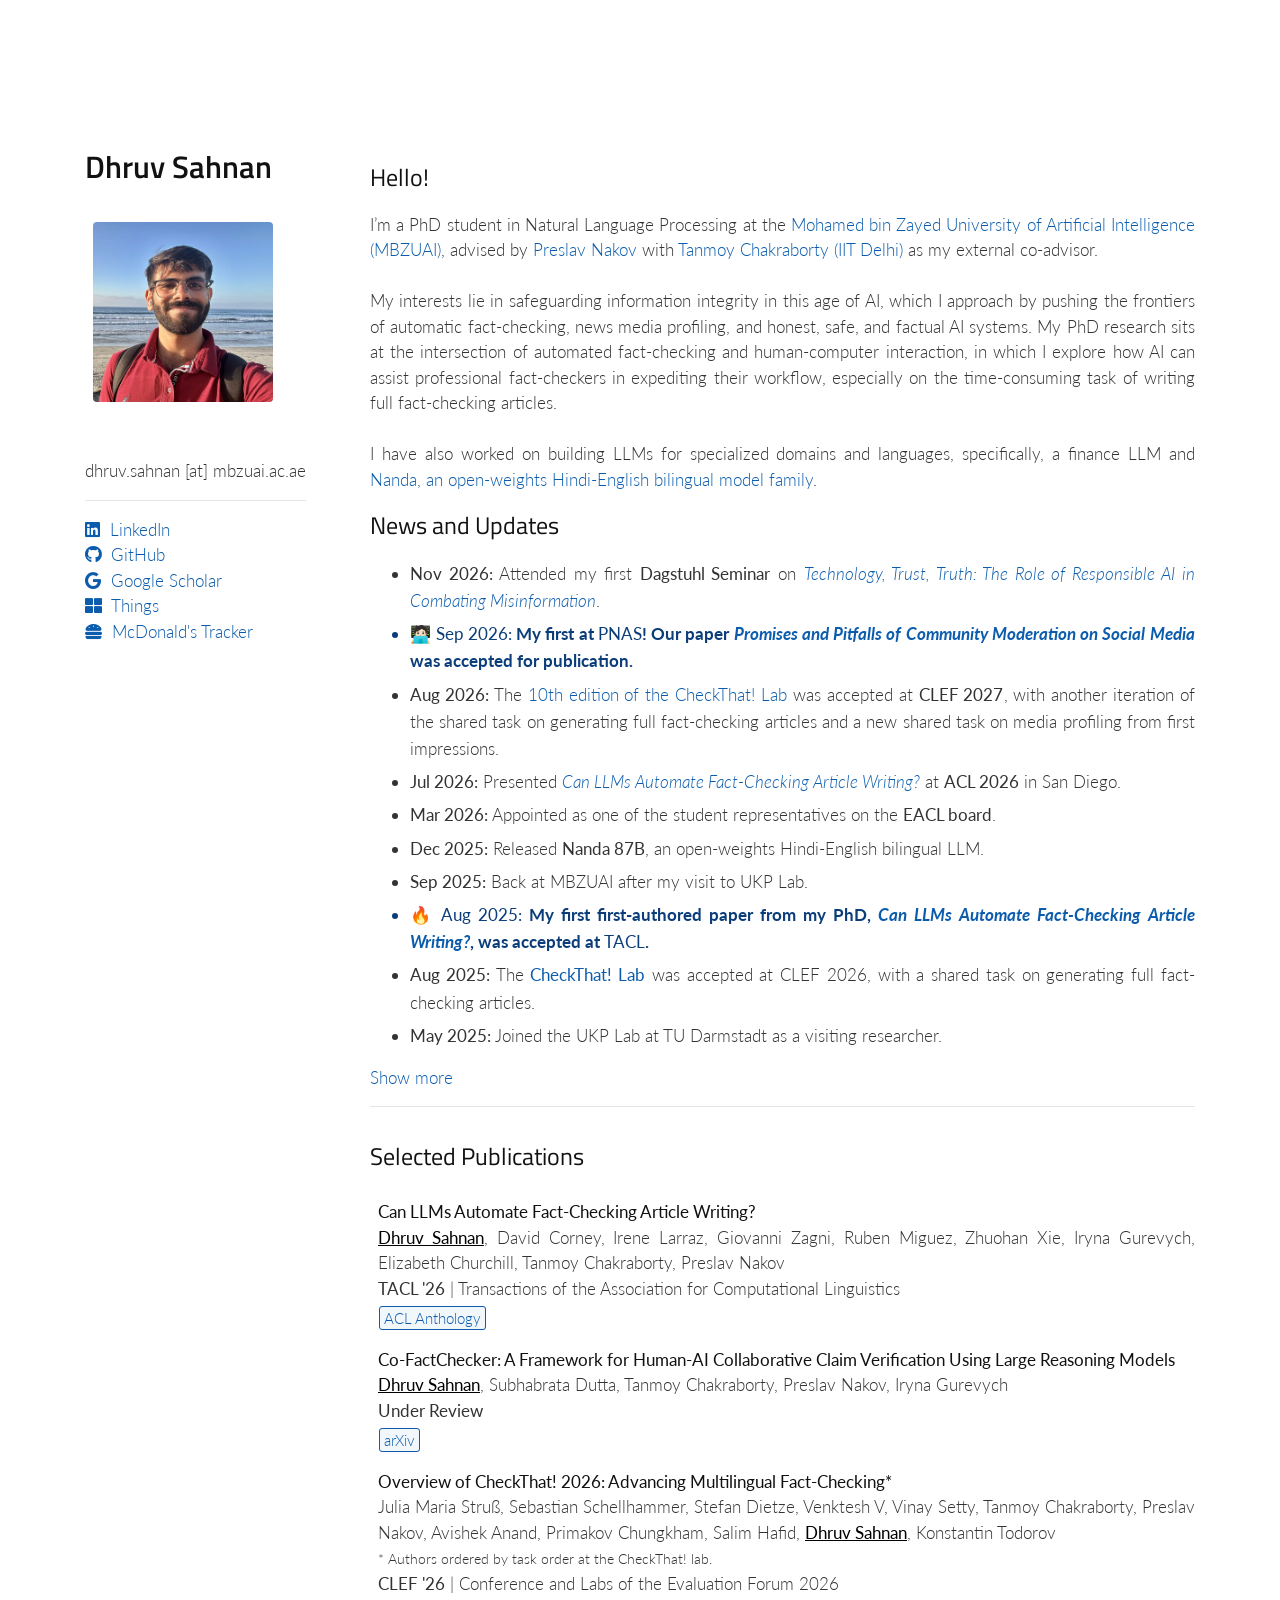
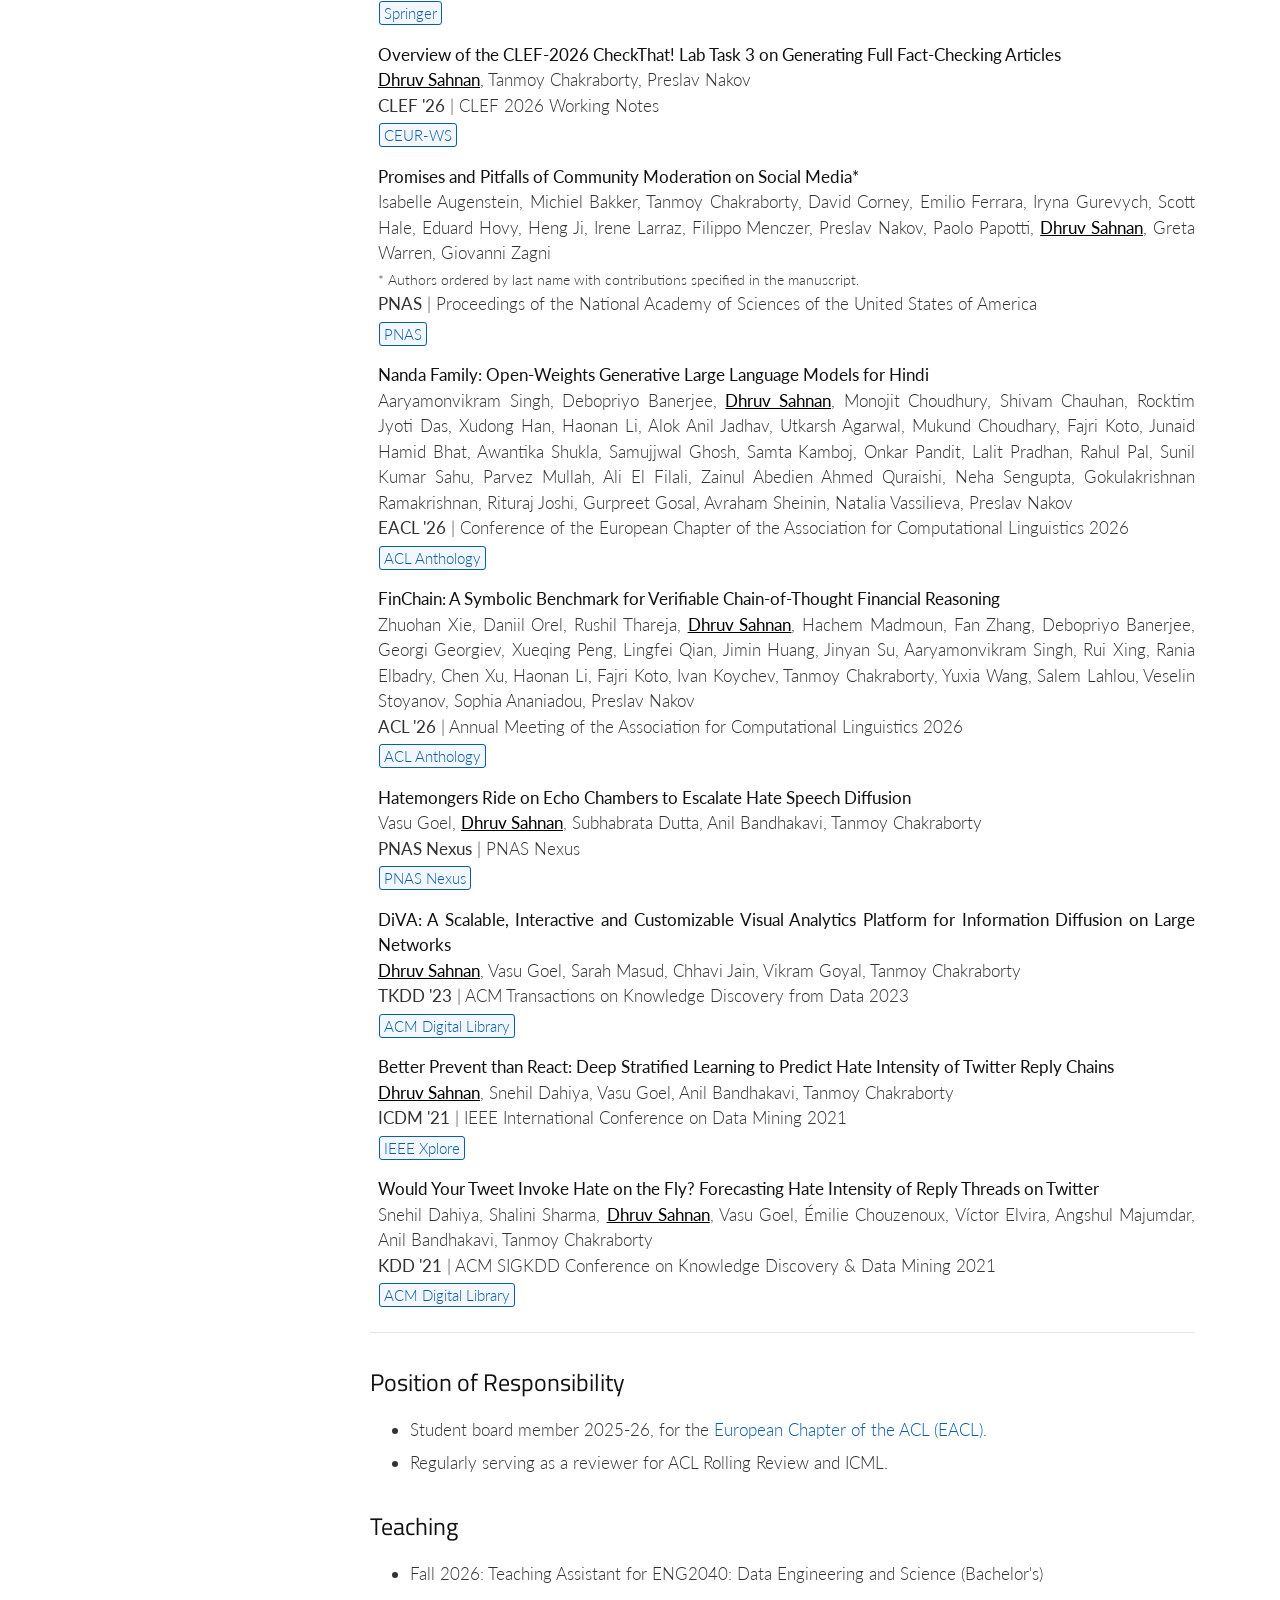
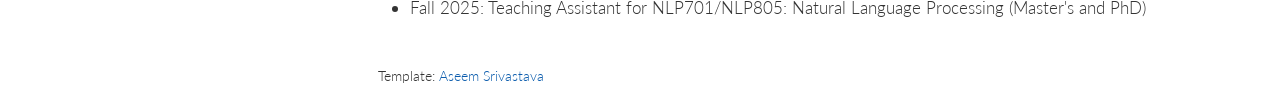
<file: index.html>
<!doctype html>
<html lang="en">
  <head>
    <meta charset="utf-8">
    <meta name="viewport" content="width=device-width, initial-scale=1, shrink-to-fit=no">

    <!-- Social-preview tags are read by crawlers WITHOUT running JavaScript,
         so edit them here by hand (title, description, image, url).
         The browser tab title is updated automatically from data/site.json. -->
    <title>Dhruv Sahnan</title>
    <meta name="title" content="Dhruv Sahnan">
    <meta name="description" content="Building AI for Information Integrity">
    <meta name="theme-color" content="#222222">

    <meta property="og:type" content="website">
    <meta property="og:site_name" content="Dhruv Sahnan">
    <meta property="og:title" content="Dhruv Sahnan">
    <meta property="og:description" content="Building AI for Information Integrity">
    <meta property="og:image" content="images/profile-placeholder.svg">
    <meta property="twitter:card" content="summary">
    <meta property="twitter:title" content="Dhruv Sahnan">
    <meta property="twitter:description" content="Building AI for Information Integrity">

    <link rel="icon" href="images/favicon.png" type="image/png">

    <link rel="preconnect" href="https://fonts.googleapis.com">
    <link rel="preconnect" href="https://fonts.gstatic.com" crossorigin>
    <link rel="preconnect" href="https://stackpath.bootstrapcdn.com" crossorigin>
    <link rel="preconnect" href="https://cdnjs.cloudflare.com" crossorigin>
    <link href="https://fonts.googleapis.com/css2?family=Lato:ital,wght@0,300;0,400;0,700;1,400&family=Titillium+Web:wght@300;400;600;700&display=swap" rel="stylesheet">
    <link rel="preload" href="data/site.json" as="fetch" crossorigin>
    <link rel="preload" href="data/profile.json" as="fetch" crossorigin>
    <link rel="stylesheet" href="https://stackpath.bootstrapcdn.com/bootstrap/4.4.1/css/bootstrap.min.css" integrity="sha384-Vkoo8x4CGsO3+Hhxv8T/Q5PaXtkKtu6ug5TOeNV6gBiFeWPGFN9MuhOf23Q9Ifjh" crossorigin="anonymous">
    <link rel="stylesheet" href="https://cdnjs.cloudflare.com/ajax/libs/font-awesome/5.15.4/css/all.min.css">
    <link rel="stylesheet" href="css/site.css">
  </head>

  <body>
    <div class="container pt-5 allstuffp">
      <div class="row pt-5 allstuff">

        <!-- Sidebar: filled from data/profile.json -->
        <div class="col-md-3 pt-5">
          <div class="fixed-posi" id="sidebar"></div>
        </div>

        <!-- Main column: one block per section, filled from data/*.json
             (order is controlled by "sections" in data/site.json) -->
        <div class="col-md-9 pt-5 about" id="main">
          <noscript>This site needs JavaScript enabled to load its content.</noscript>
        </div>

      </div>
    </div>

    <script src="js/site.js"></script>
  </body>
</html>
</file>
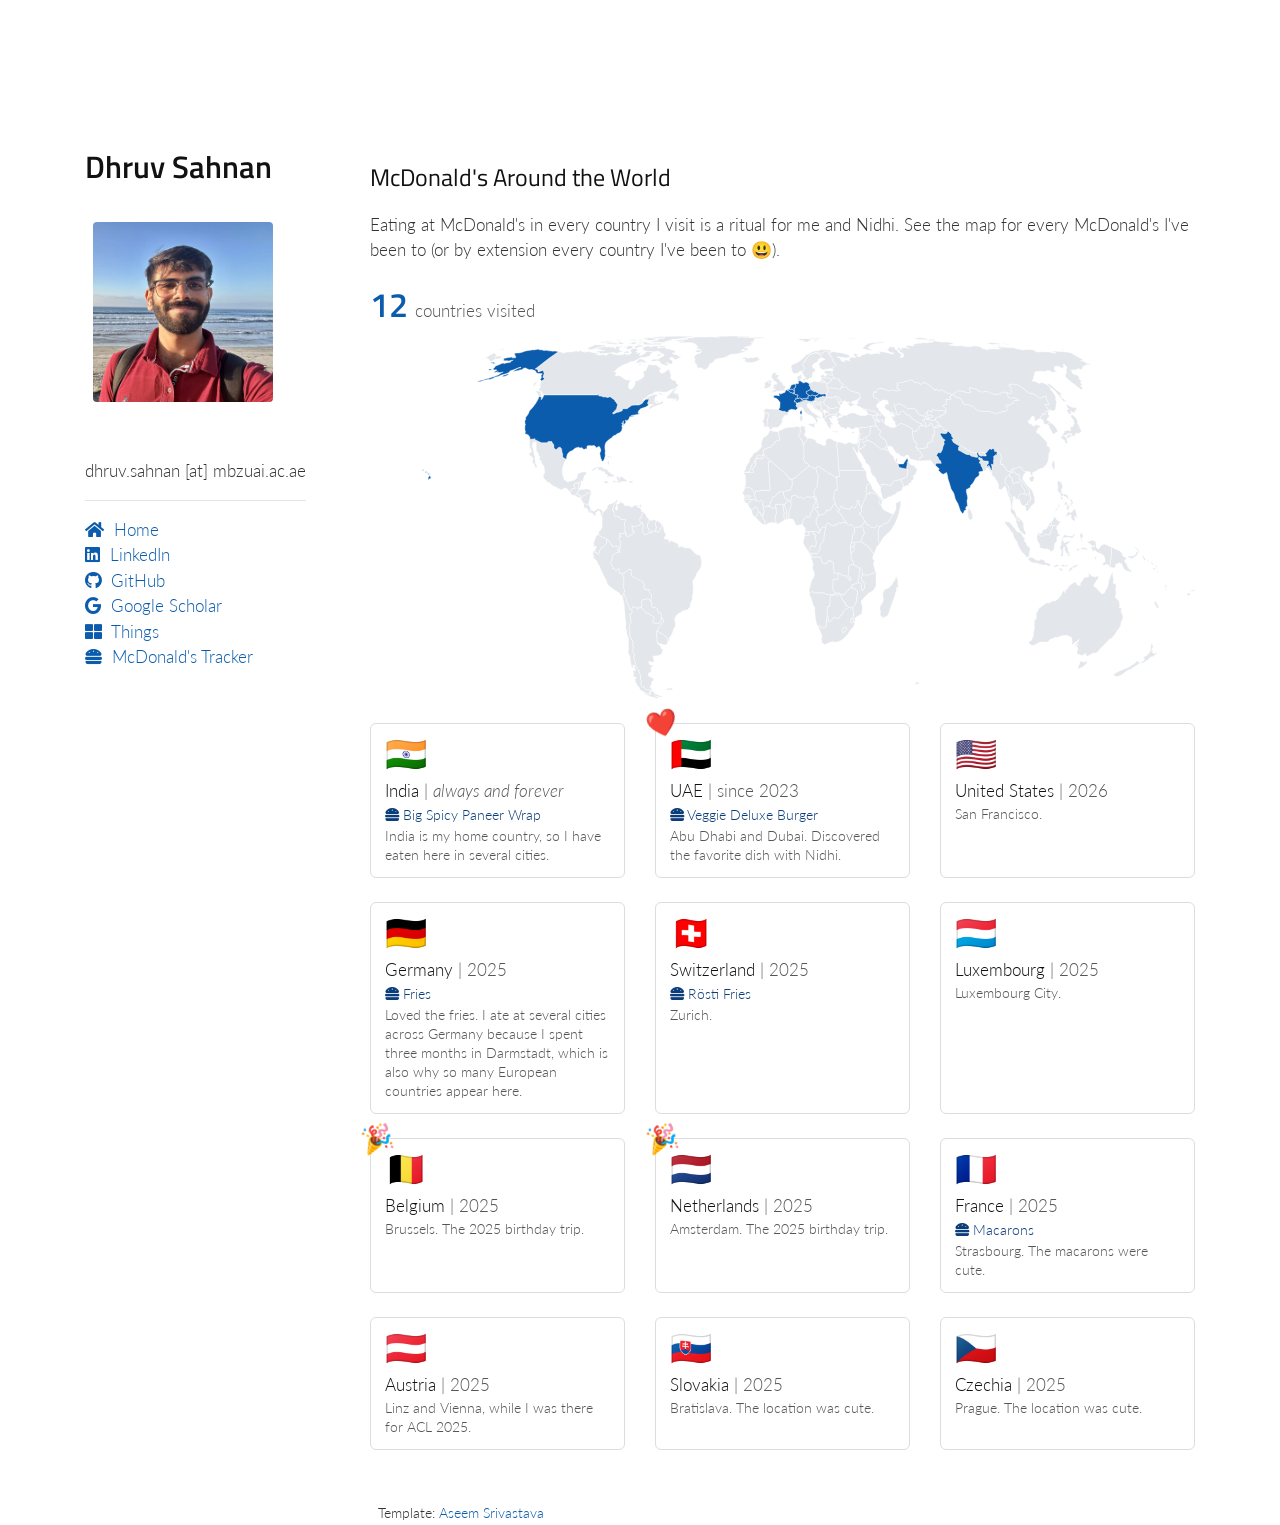
<file: mcdonalds.html>
<!doctype html>
<html lang="en">
  <head>
    <meta charset="utf-8">
    <meta name="viewport" content="width=device-width, initial-scale=1, shrink-to-fit=no">

    <!-- Social-preview tags are read by crawlers WITHOUT running JavaScript,
         so edit them here by hand. The tab title is set automatically from
         data/mcdonalds.json and data/site.json. -->
    <title>McDonald's | Dhruv Sahnan</title>
    <meta name="title" content="McDonald's | Dhruv Sahnan">
    <meta name="description" content="Eating at McDonald's in every country I visit is a ritual for me and Nidhi">
    <meta name="theme-color" content="#222222">

    <meta property="og:type" content="website">
    <meta property="og:site_name" content="Dhruv Sahnan">
    <meta property="og:title" content="McDonald's | Dhruv Sahnan">
    <meta property="og:description" content="Eating at McDonald's in every country I visit is a ritual for me and Nidhi">
    <meta property="og:image" content="images/profile-placeholder.svg">
    <meta property="twitter:card" content="summary">

    <link rel="icon" href="images/favicon.png" type="image/png">

    <link rel="preconnect" href="https://fonts.googleapis.com">
    <link rel="preconnect" href="https://fonts.gstatic.com" crossorigin>
    <link rel="preconnect" href="https://stackpath.bootstrapcdn.com" crossorigin>
    <link rel="preconnect" href="https://cdnjs.cloudflare.com" crossorigin>
    <link href="https://fonts.googleapis.com/css2?family=Lato:ital,wght@0,300;0,400;0,700;1,400&family=Titillium+Web:wght@300;400;600;700&display=swap" rel="stylesheet">
    <link rel="preload" href="data/site.json" as="fetch" crossorigin>
    <link rel="preload" href="data/profile.json" as="fetch" crossorigin>
    <link rel="stylesheet" href="https://stackpath.bootstrapcdn.com/bootstrap/4.4.1/css/bootstrap.min.css" integrity="sha384-Vkoo8x4CGsO3+Hhxv8T/Q5PaXtkKtu6ug5TOeNV6gBiFeWPGFN9MuhOf23Q9Ifjh" crossorigin="anonymous">
    <link rel="stylesheet" href="https://cdnjs.cloudflare.com/ajax/libs/font-awesome/5.15.4/css/all.min.css">
    <link rel="stylesheet" href="css/site.css">
  </head>

  <!-- data-page tells js/site.js to render data/mcdonalds.json instead of the home page sections -->
  <body data-page="mcdonalds">
    <div class="container pt-5 allstuffp">
      <div class="row pt-5 allstuff">

        <!-- Sidebar: filled from data/profile.json (a Home link is added automatically) -->
        <div class="col-md-3 pt-5">
          <div class="fixed-posi" id="sidebar"></div>
        </div>

        <!-- Main column: filled from data/mcdonalds.json -->
        <div class="col-md-9 pt-5 about" id="main">
          <noscript>This site needs JavaScript enabled to load its content.</noscript>
        </div>

      </div>
    </div>

    <script src="js/site.js"></script>
  </body>
</html>
</file>
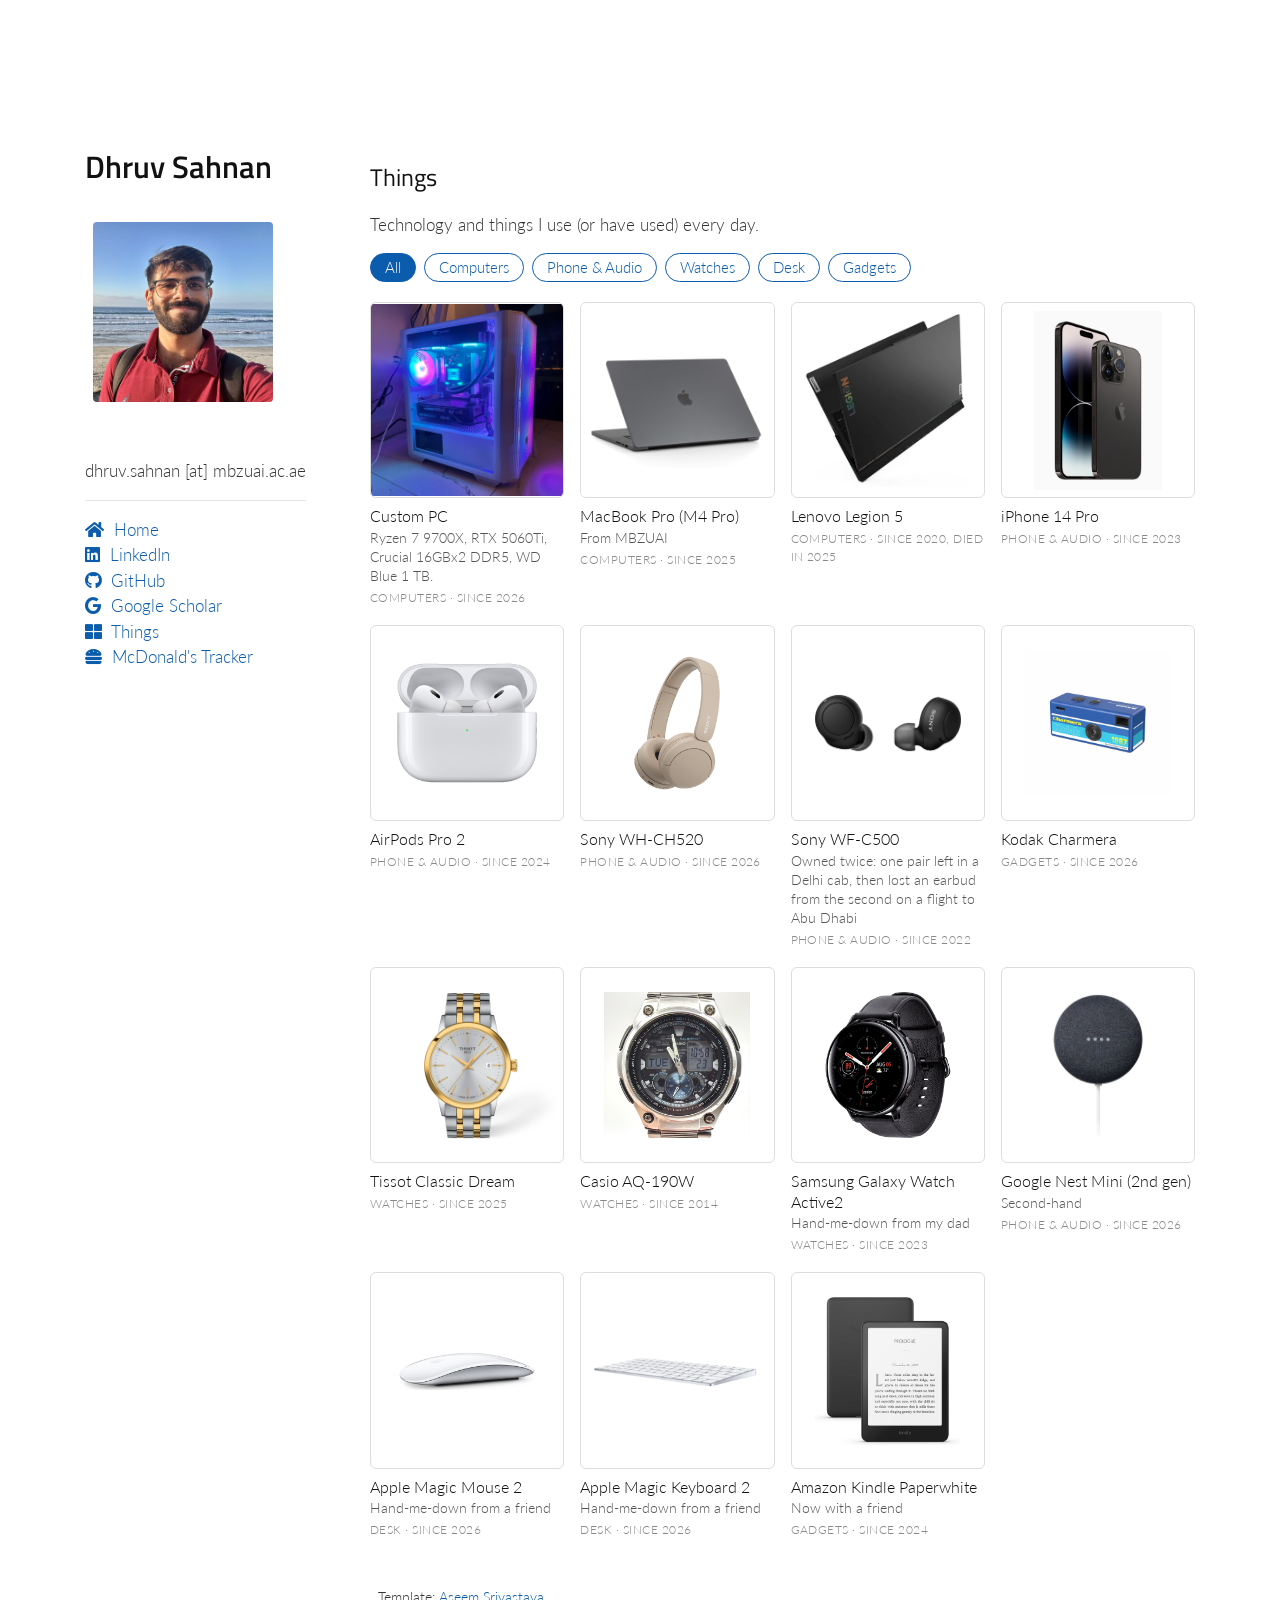
<file: things.html>
<!doctype html>
<html lang="en">
  <head>
    <meta charset="utf-8">
    <meta name="viewport" content="width=device-width, initial-scale=1, shrink-to-fit=no">

    <!-- Social-preview tags are read by crawlers WITHOUT running JavaScript,
         so edit them here by hand. The tab title is set automatically from
         data/things.json and data/site.json. -->
    <title>Things | Dhruv Sahnan</title>
    <meta name="title" content="Things | Dhruv Sahnan">
    <meta name="description" content="Technology and things I use every day">
    <meta name="theme-color" content="#222222">

    <meta property="og:type" content="website">
    <meta property="og:site_name" content="Dhruv Sahnan">
    <meta property="og:title" content="Things | Dhruv Sahnan">
    <meta property="og:description" content="Technology and things I use every day">
    <meta property="og:image" content="images/profile-placeholder.svg">
    <meta property="twitter:card" content="summary">

    <link rel="icon" href="images/favicon.png" type="image/png">

    <link rel="preconnect" href="https://fonts.googleapis.com">
    <link rel="preconnect" href="https://fonts.gstatic.com" crossorigin>
    <link rel="preconnect" href="https://stackpath.bootstrapcdn.com" crossorigin>
    <link rel="preconnect" href="https://cdnjs.cloudflare.com" crossorigin>
    <link href="https://fonts.googleapis.com/css2?family=Lato:ital,wght@0,300;0,400;0,700;1,400&family=Titillium+Web:wght@300;400;600;700&display=swap" rel="stylesheet">
    <link rel="preload" href="data/site.json" as="fetch" crossorigin>
    <link rel="preload" href="data/profile.json" as="fetch" crossorigin>
    <link rel="stylesheet" href="https://stackpath.bootstrapcdn.com/bootstrap/4.4.1/css/bootstrap.min.css" integrity="sha384-Vkoo8x4CGsO3+Hhxv8T/Q5PaXtkKtu6ug5TOeNV6gBiFeWPGFN9MuhOf23Q9Ifjh" crossorigin="anonymous">
    <link rel="stylesheet" href="https://cdnjs.cloudflare.com/ajax/libs/font-awesome/5.15.4/css/all.min.css">
    <link rel="stylesheet" href="css/site.css">
  </head>

  <!-- data-page tells js/site.js to render data/things.json instead of the home page sections -->
  <body data-page="things">
    <div class="container pt-5 allstuffp">
      <div class="row pt-5 allstuff">

        <!-- Sidebar: filled from data/profile.json (a Home link is added automatically) -->
        <div class="col-md-3 pt-5">
          <div class="fixed-posi" id="sidebar"></div>
        </div>

        <!-- Main column: filled from data/things.json -->
        <div class="col-md-9 pt-5 about" id="main">
          <noscript>This site needs JavaScript enabled to load its content.</noscript>
        </div>

      </div>
    </div>

    <script src="js/site.js"></script>
  </body>
</html>
</file>
<file: css/site.css>
/* Site styles. Layout: Bootstrap 4 grid (loaded from CDN in index.html).
   Look and feel carried over from the original template. */

body {
  font-family: 'Lato', sans-serif;
  font-weight: 350;
  color: #333;
  font-size: 17px;
  background-color: #fff;
}

b { font-weight: 400; }

a,
a:hover {
  color: #0b5cad;
  text-decoration: none;
}

li {
  margin: 6px 0;
  line-height: 1.6;
}

/* ---- Sidebar ---- */
.name {
  font-family: 'Titillium Web', sans-serif;
  font-size: 23pt;
  color: #111;
}

.profilepic {
  width: 180px;
}

.menulink { color: #0b5cad; }
.menulink:hover { color: #111; }

/* ---- Main column ---- */
.about {
  text-align: justify;
  text-justify: inter-word;
}

.header {
  font-family: 'Titillium Web', sans-serif;
  font-size: 1.4em;
  font-weight: 400;
  color: #111;
}

.papertitle {
  color: #111;
  font-weight: 400;
}

.thisauthor {
  color: #000;
  text-decoration: underline;
  font-weight: 400;
}

.confshort { font-weight: 300; }

.conf {
  display: inline-block;
  padding-bottom: 4px;
}

.tag {
  border: 1px solid rgb(11, 92, 173);
  padding: 2px 4px;
  border-radius: 3px;
  margin: 0 1px;
  font-size: 90%;
  background-color: rgba(11, 92, 173, 0.05);
}

.news-highlight {
  color: #0b3d7a;
  font-weight: bold;
}

.news-more-btn {
  background: none;
  border: 0;
  padding: 0;
  color: #0b5cad;
  cursor: pointer;
  font: inherit;
}
.news-more-btn:hover { text-decoration: underline; }

.dotted-rule {
  border-top: dotted 2px;
  border-color: #d3d3d3;
}

.site-footer { font-size: 0.8em; }

.data-error {
  border: 1px solid #0b5cad;
  background: rgba(11, 92, 173, 0.06);
  padding: 8px 12px;
  border-radius: 4px;
  margin: 8px 0;
  font-size: 0.9em;
  text-align: left;
}

/* ---- Responsive ---- */
@media (min-width: 768px) {
  .fixed-posi { position: fixed; }
}

@media only screen and (max-width: 900px) {
  .allstuff,
  .allstuffp { padding-top: 0 !important; }

  .profilepic {
    width: 150px;
    padding-top: 0 !important;
    padding-bottom: 0 !important;
  }

  .menur { padding-top: 18px !important; }

  .paper { border-left: 1px solid #ddd; }
}

/* ---- Things page ---- */
.things-intro { text-align: left; }

.things-filters {
  display: flex;
  flex-wrap: wrap;
  gap: 8px;
  margin: 14px 0 20px;
}

.things-chip {
  border: 1px solid #0b5cad;
  background: transparent;
  color: #0b5cad;
  border-radius: 999px;
  padding: 2px 14px;
  font: inherit;
  font-size: 0.9em;
  cursor: pointer;
}
.things-chip:hover,
.things-chip.active {
  background: #0b5cad;
  color: #fff;
}

.things-grid { 
  text-align: left;
  margin-left: -8px; 
  margin-right: -8px; 
}

.things-grid .thing { 
  padding-left: 8px; 
  padding-right: 8px; 
  margin-bottom: 18px; 
}

.thing { margin-bottom: 24px; }
.thing[hidden] { display: none !important; }

.thing-card,
a.thing-card:hover {
  display: block;
  color: inherit;
  text-decoration: none;
}

.thing-img {
  display: block;
  position: relative;
  width: 100%;
  padding-top: 100%; /* square tile */
  border: 1px solid #ddd;
  border-radius: 6px;
  overflow: hidden;
  background: #fff;
  transition: border-color 0.15s, box-shadow 0.15s;
}
/* default: show the whole product, centred, with padding around it */
.thing-img img {
  position: absolute;
  top: 0;
  left: 0;
  width: 100%;
  height: 100%;
  box-sizing: border-box;
  padding: var(--thing-pad, 12%);
  object-fit: contain;
}
/* "image_fit": "cover" in things.json: fill the whole tile (for real photos) */
.thing-img-cover img {
  padding: var(--thing-pad, 0);
  object-fit: cover;
}
a.thing-card:hover .thing-img {
  border-color: #0b5cad;
  box-shadow: 0 2px 10px rgba(11, 92, 173, 0.18);
}

.thing-name {
  display: block;
  margin-top: 8px;
  color: #111;
  line-height: 1.3;
  font-size: 0.92em;
}
.thing-note {
  display: block;
  margin-top: 2px;
  font-size: 0.8em;
  line-height: 1.4;
  color: #555;
}
.thing-meta {
  display: block;
  margin-top: 3px;
  font-size: 0.72em;
  letter-spacing: 0.04em;
  text-transform: uppercase;
  color: #888;
}

/* ---- McDonald's page ---- */
.mc-count {
  text-align: left;
  margin: 4px 0 6px;
  color: #555;
}
.mc-count-num {
  font-family: 'Titillium Web', sans-serif;
  font-size: 2em;
  font-weight: 600;
  color: #0b5cad;
  margin-right: 2px;
}

.mc-map { width: 100%; margin: 4px 0 24px; }
.mc-map svg { display: block; width: 100%; height: auto; }
.mc-country { fill: #e3e6ea; stroke: #fff; stroke-width: 0.5; }
.mc-visited { fill: #0b5cad; }
.mc-visited:hover { fill: #0b3d7a; }

.mc-list { text-align: left; }
.mc-tile { margin-bottom: 24px; }
.mc-tile-in {
  position: relative;
  display: block;
  height: 100%;
  border: 1px solid #ddd;
  border-radius: 6px;
  padding: 12px 14px;
}
.mc-flag {
  display: block;
  margin-bottom: 6px;
  font-size: 2em;
  line-height: 1.1;
  font-family: 'Apple Color Emoji', 'Segoe UI Emoji', 'Noto Color Emoji', sans-serif;
}
.mc-name {
  display: block;
  color: #111;
  line-height: 1.3;
}
.mc-order {
  display: block;
  margin-top: 3px;
  font-size: 0.85em;
  line-height: 1.35;
  color: #0b3d7a;
}
.mc-note {
  display: block;
  margin-top: 3px;
  font-size: 0.8em;
  line-height: 1.4;
  color: #555;
}
.mc-date {
  display: block;
  margin-top: 6px;
  font-size: 0.72em;
  letter-spacing: 0.04em;
  text-transform: uppercase;
  color: #888;
}
.mc-badge {
  position: absolute;
  top: -13px;
  left: -10px;
  font-size: 1.5em;
  line-height: 1;
  transform: rotate(-15deg);
  font-family: 'Apple Color Emoji', 'Segoe UI Emoji', 'Noto Color Emoji', sans-serif;
}
.mc-when { color: #555; }
</file>
